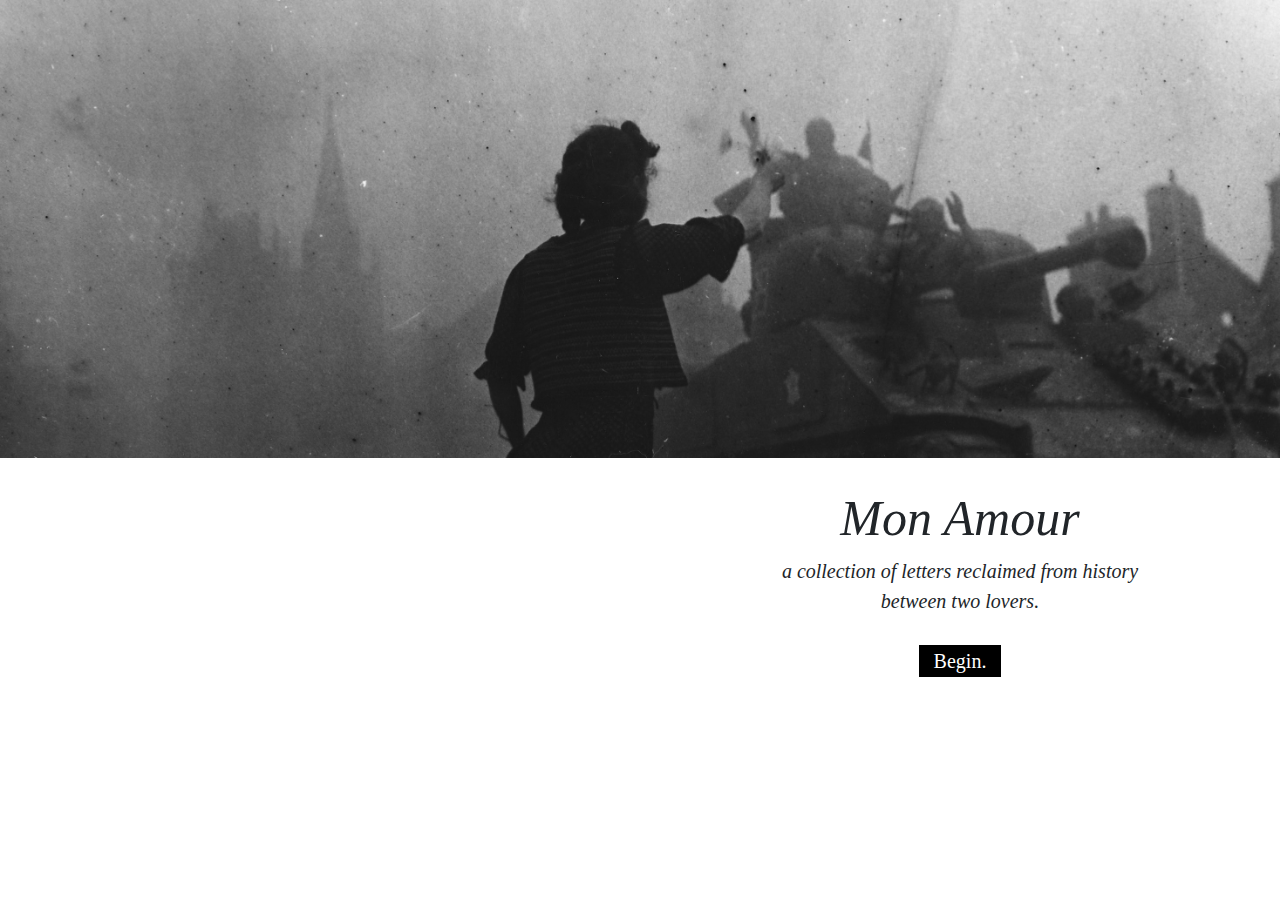
<file: index.html>
<html>
<head>
    <link rel="stylesheet" href="https://maxcdn.bootstrapcdn.com/bootstrap/4.0.0/css/bootstrap.min.css" integrity="sha384-Gn5384xqQ1aoWXA+058RXPxPg6fy4IWvTNh0E263XmFcJlSAwiGgFAW/dAiS6JXm" crossorigin="anonymous">
    <link rel="shortcut icon" type="image/png" href="/favicon.png"/>
    <link rel="stylesheet" href="style.css">
<title>
    Home | Mon Amour
</title>
</head>
<body> 
    <img src="Background.JPG" width="100%">
    
    <div id="title">
        <br>
        <h4 style="font-size:50px">Mon Amour</h4>
        a collection of letters reclaimed from history <br>between two lovers.<br><br>
        <a href="/letterA.html" class="button"> Begin. </a>
    
    </div>
    
    
</body>
</html>
</file>
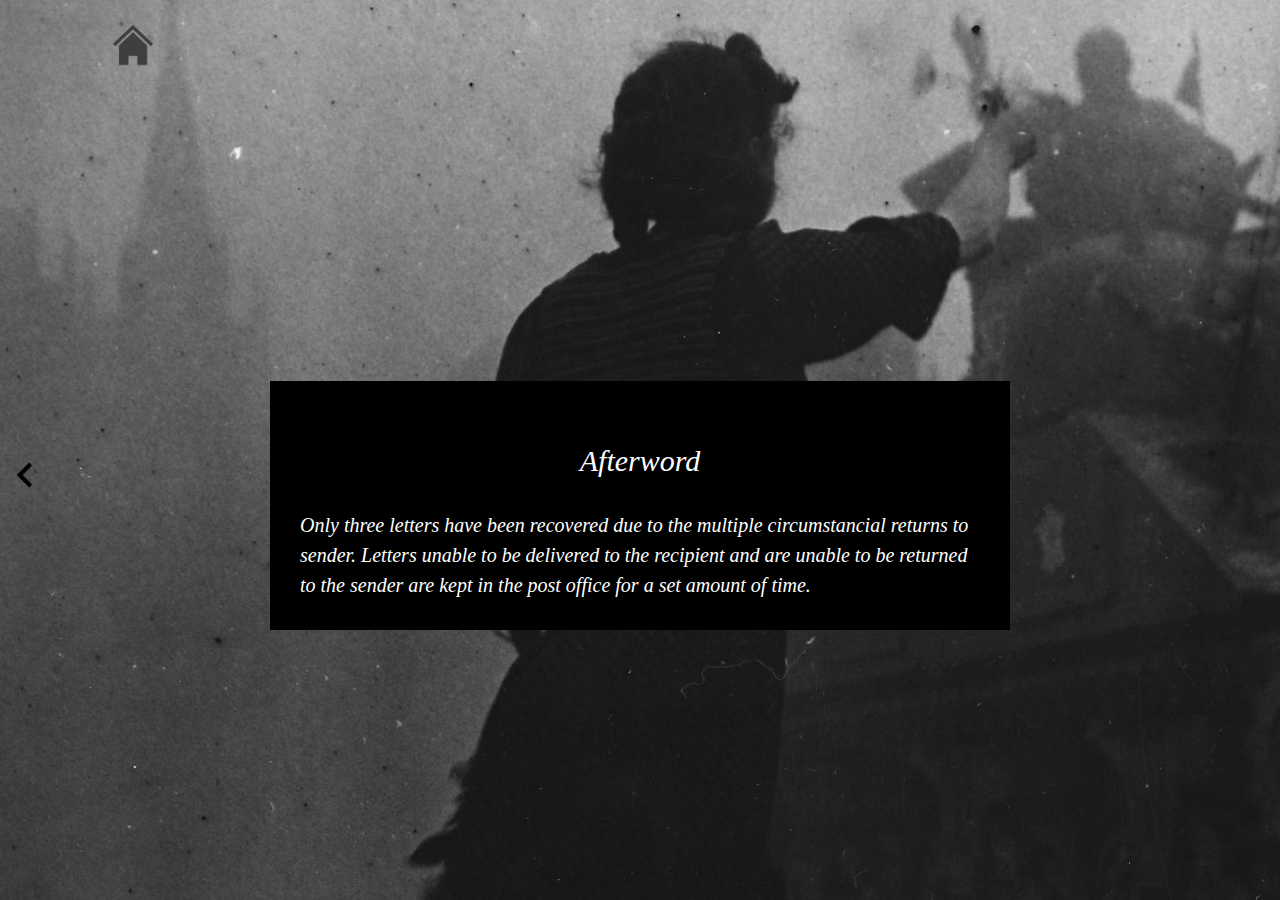
<file: finalpage.html>
<html>
<head>
    <link rel="stylesheet" href="https://maxcdn.bootstrapcdn.com/bootstrap/4.0.0/css/bootstrap.min.css" integrity="sha384-Gn5384xqQ1aoWXA+058RXPxPg6fy4IWvTNh0E263XmFcJlSAwiGgFAW/dAiS6JXm" crossorigin="anonymous">
    <link rel="shortcut icon" type="image/png" href="/favicon.png"/>
    <link rel="stylesheet" href="style.css">
<title>
    End | Mon Amour
</title>
    <div class="row fixed-top" id="FloatingMenu">
        <a href="/index.html" class="home"><img src="Home.png" height="40px" width="40px" class="home"></a>
    </div>
    <a href="/letterC.html" class="FloatingBack"><img src="Back.png" width="50px" height="50px"></a>
</head>
<body> 
    <div class="image">
        <img src="bg1.jpg" height="100%">
        <div class="block"> 
        <div id="header" style="text-align: center">Afterword</div>
        Only three letters have been recovered due to the multiple circumstancial returns to sender. Letters unable to be delivered to the recipient and are unable to be returned to the sender are kept in the post office for a set amount of time.
        </div>
    </div>
</file>
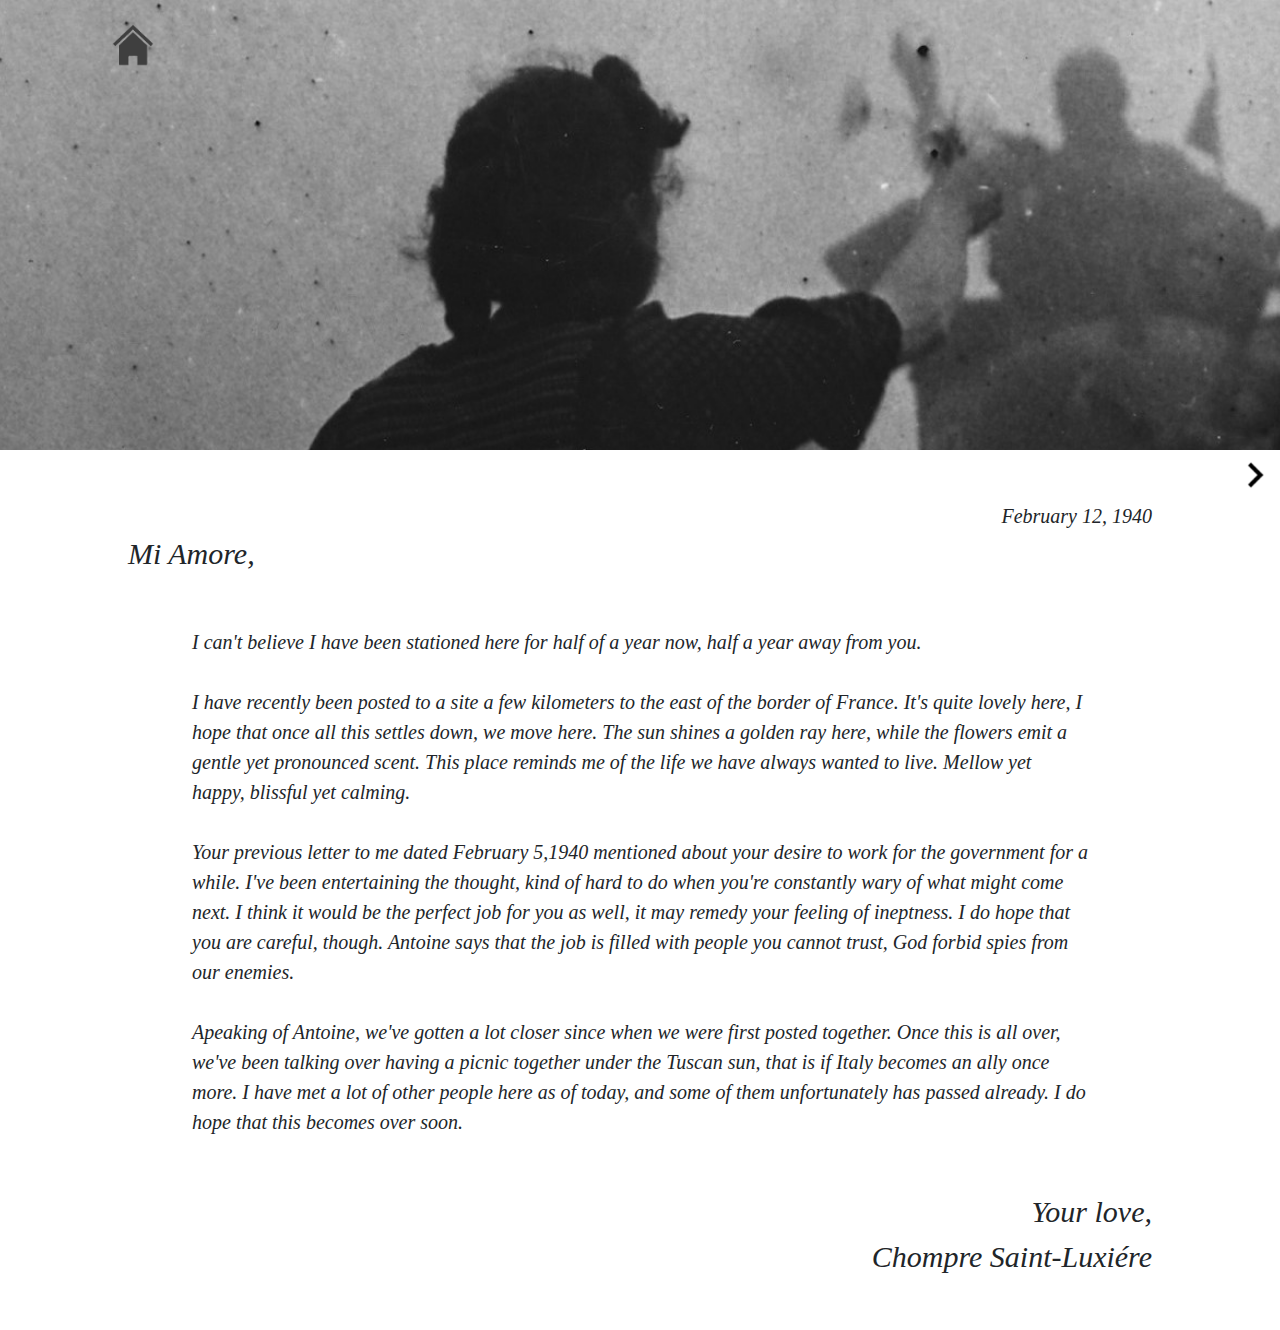
<file: letterA.html>
<html>
<head>
    <link rel="stylesheet" href="https://maxcdn.bootstrapcdn.com/bootstrap/4.0.0/css/bootstrap.min.css" integrity="sha384-Gn5384xqQ1aoWXA+058RXPxPg6fy4IWvTNh0E263XmFcJlSAwiGgFAW/dAiS6JXm" crossorigin="anonymous">
    <link rel="shortcut icon" type="image/png" href="/favicon.png"/>
    <link rel="stylesheet" href="style.css">
<title>
    Page 1 | Mon Amour
</title>
    <div class="row fixed-top" id="FloatingMenu">
        <a href="/index.html" class="home"><img src="Home.png" height="40px" width="40px" class="home"></a>
    </div>
    <a href="letterB.html" class="FloatingNext"><img src="Next.png" width="50px" height="50px"></a>
</head>
<body> 
    <div class="bg1">
    </div>
    <div id="header">
        <div class="date">February 12, 1940</div>
        Mi Amore,
    </div>
    <div id="letter">
        I can't believe I have been stationed here for half of a year now, half a year away from you.<br><br>
        I have recently been posted to a site a few kilometers to the east of the border of France. It's quite lovely here, I hope that once all this settles down, we move here. The sun shines a golden ray here, while the flowers emit a gentle yet pronounced scent. This place reminds me of the life we have always wanted to live. Mellow yet happy, blissful yet calming. <br><br>
        Your previous letter to me dated February 5,1940 mentioned about your desire to work for the government for a while. I've been entertaining the thought, kind of hard to do when you're constantly wary of what might come next. I think it would be the perfect job for you as well, it may remedy your feeling of ineptness. I do hope that you are careful, though. Antoine says that the job is filled with people you cannot trust, God forbid spies from our enemies. <br><br>
        
        Apeaking of Antoine, we've gotten a lot closer since when we were first posted together. Once this is all over, we've been talking over having a picnic together under the Tuscan sun, that is if Italy becomes an ally once more. I have met a lot of other people here as of today, and some of them unfortunately has passed already. I do hope that this becomes over soon.
        
    </div>
    <div style="text-align:right" id="header">Your love, <br> Chompre Saint-Luxiére
    </div>
</body>
</html>
</file>
<file: style.css>
#title {
    padding-left: 50%;
    padding-bottom: 20px;
    font-family: "Palatino";
    font-style: italic;
    font-style: bold;
    font-size: 20px;
    text-align: center;
}

.bg1, .bg2, .bg3 {
    height: 50%;
    background-image: url(Background2.JPG);
    position: relative;
    background-position: center;
    background-size: cover;
    background-repeat: no-repeat;
    background-attachment: fixed;
    z-index: -1;
}

.bg1 {
    background-image: url(Background2.JPG);
}

.bg2 {
    background-image: url(Background3.JPG);
}

.bg3 {
    background-image: url(Background4.JPG);
}

#FloatingMenu {
    height:10vh;
    padding-left: 10%;
}

.FloatingBack {
    left:0;
    top:50%;
    position:fixed;
    z-index: 1;
}

.date {
    text-align: right;
    font-size: 20px;
}

.FloatingNext {
    right:0;
    top:50%;
    position: fixed;
    z-index: 1;
}

.home {
    display: block;
    margin-bottom: auto;
    margin-top: auto;
}

.button {
    padding-left: 15px;
    padding-right: 15px;
    padding-top: 5px;
    padding-bottom: 5px;
    background-color: black;
    color: white;
    font-family: "Palatino";
    font-style: normal;
}

#header {
    padding-left: 10%;
    padding-right:10%;
    padding-top: 4%;
    padding-bottom: 4%;
    text-align: left;
    font-style: italic;
    font-family: "Palatino";
    font-size: 30px;
}
#letter {
    padding-left: 15%;
    padding-right:15%;
    text-align: left;
    font-style: italic;
    font-family: "Palatino";
    font-size: 20px;
}

.image {
  position: relative;
}

.block {
    position: absolute;
    bottom: 30%;
    left: 30vh;
    right: 30vh;
    background-color: black;
    color: white;
    padding-left: 30px;
    padding-right: 30px;
    padding-top: 30px;
    padding-bottom: 30px;
    font-style: italic;
    font-family: "Palatino";
    font-size: 20px;
}
</file>
